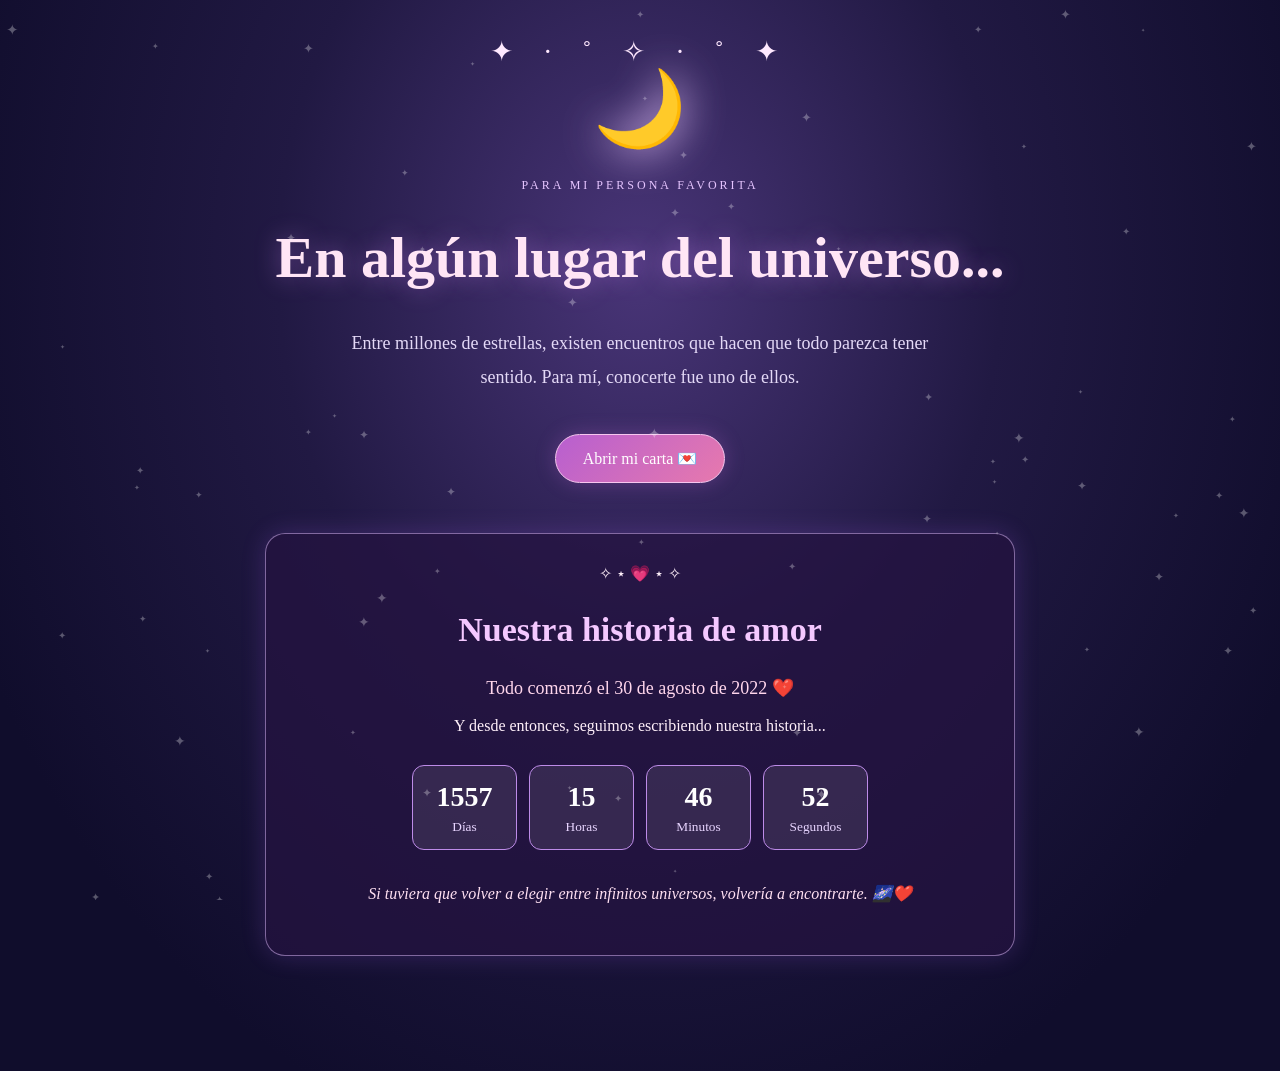
<file: index.html>
<!DOCTYPE html>
<html lang="es">
<head>
    <meta charset="UTF-8">
    <meta name="viewport" content="width=device-width, initial-scale=1.0">

    <title>Mi pequeño universo ❤️</title>

    <link rel="stylesheet" href="css/estilos.css">
</head>

<body>

    <!-- CIELO Y PORTADA -->
    <main class="portada">

<!-- CIELO ANIMADO -->
<div id="cielo-estrellado"></div>

<div class="estrellas">✦ · ˚ ✧ · ˚ ✦</div>

        <div class="luna">🌙</div>

        <p class="etiqueta">PARA MI PERSONA FAVORITA</p>

        <h1>En algún lugar del universo...</h1>

        <p class="introduccion">
            Entre millones de estrellas, existen encuentros
            que hacen que todo parezca tener sentido.
            Para mí, conocerte fue uno de ellos.
        </p>

        <button onclick="abrirCarta()">
            Abrir mi carta 💌
        </button>

        <!-- CARTA ROMÁNTICA -->
        <section id="carta" class="carta">

            <div class="sello">❤️</div>

            <h2>Para mi estrella favorita</h2>

            <p class="dedicatoria">
                En un universo tan inmenso...
            </p>

            <p>
                Con una expansión que es infinita, coincidimos
                en el tiempo del mismo, para conocernos y ser uno mismo.
            </p>

            <div class="separador">✧ ⋆ ✧</div>

            <h3>Para ti, mi estrella favorita</h3>

            <p>Mi pequeña luz brillante:</p>

            <p>
                En una infinidad de posibilidades, donde las coincidencias
                son tan encantadoras como aterradoras, te pude conocer a ti,
                una persona tan maravillosa, con un brillar inigualable;
                tal como una estrella naciente en el espacio imborrable,
                que se alza con calidez en mi existir e ilumina mis cielos
                en la oscuridad más abrumadora.
            </p>

            <p>
                Que con una mirada enciendes la llama de mi corazón,
                y con la misma mirada sé lo mucho que me amas y que
                tengo todo tu amor.
            </p>

            <p>
                Un amor que nos hace danzar en el vacío del espacio
                y ser felices solos en una danza brillante; que nos hace
                recordar nuestro amor incesante, que ni en la infinita
                expansión del universo se perderá entre las lejanías
                del mismo, pues con tu bella luz sé dónde encontrarte.
            </p>

            <p>
                Y viajaré galaxias enteras hasta poder apreciarte una vez más
                y bañarme en ese brillar que solo tú me puedes dar;
                ese brillar que ilumina mi alma.
            </p>

            <p>
                Y en un beso fugaz, nos volvemos uno en la eternidad
                del vacío, donde solo tú y yo sabemos lo mucho que
                nos adoramos y lo mucho que nos amaremos hasta el final.
            </p>

            <div class="separador">☾ ✦ ☽</div>

            <p class="firma">
                Para mi estrella favorita,<br>
                con amor, hasta el final. ❤️
            </p>

            <button class="boton-cerrar" onclick="cerrarCarta()">
                Guardar mi carta 💗
            </button>

        </section>
<!-- NUESTRA HISTORIA -->
<section class="nuestra-historia">

    <div class="separador">✧ ⋆ 💗 ⋆ ✧</div>

    <h2>Nuestra historia de amor</h2>

    <p class="fecha-especial">
        Todo comenzó el 30 de agosto de 2022 ❤️
    </p>

    <p>Y desde entonces, seguimos escribiendo nuestra historia...</p>

    <div class="contador-amor">
        <div class="unidad-tiempo">
            <span id="dias">0</span>
            <small>Días</small>
        </div>

        <div class="unidad-tiempo">
            <span id="horas">0</span>
            <small>Horas</small>
        </div>

        <div class="unidad-tiempo">
            <span id="minutos">0</span>
            <small>Minutos</small>
        </div>

        <div class="unidad-tiempo">
            <span id="segundos">0</span>
            <small>Segundos</small>
        </div>
    </div>

    <p class="mensaje-historia">
        Si tuviera que volver a elegir entre infinitos universos,
        volvería a encontrarte. 🌌❤️
    </p>

</section>
    </main>

    <!-- CONECTAR JAVASCRIPT -->
    <script src="js/script.js"></script>

</body>
</html>
</file>
<file: css/estilos.css>
/* CONFIGURACIÓN GENERAL */

* {
    box-sizing: border-box;
}

html {
    scroll-behavior: smooth;
}

body {
    margin: 0;
    font-family: Georgia, "Times New Roman", serif;
    color: #fff0fa;
    background: #100d2c;
}

/* PORTADA FANTÁSTICA */

.portada {
    position: relative;
    min-height: 100vh;
    overflow: hidden;
    display: flex;
    flex-direction: column;
    align-items: center;
    justify-content: center;
    text-align: center;
    padding: 65px 22px;
    background:
        radial-gradient(ellipse at 50% 25%,
        #493578 0%, #211943 40%, #100d2c 80%);
}

/* ESTRELLAS DECORATIVAS */

.estrellas {
    position: absolute;
    top: 35px;
    left: 0;
    width: 100%;
    color: #ffe9ff;
    font-size: 28px;
    letter-spacing: 12px;
    animation: brillar 3s infinite alternate;
}

/* LUNA */

.luna {
    font-size: 75px;
    margin-bottom: 10px;
    filter: drop-shadow(0 0 22px #e8c6ff);
    animation: flotar 4s ease-in-out infinite;
}

.etiqueta {
    color: #e6c5ff;
    font-size: 12px;
    letter-spacing: 3px;
    margin: 15px 0;
}

h1 {
    max-width: 850px;
    font-size: clamp(32px, 6vw, 58px);
    line-height: 1.2;
    color: #ffe5f5;
    text-shadow: 0 0 25px #d78cff66;
    margin: 15px 0;
}

.introduccion {
    max-width: 600px;
    line-height: 1.9;
    font-size: 18px;
    color: #e4d9f7;
}

/* BOTONES */

button {
    border: 1px solid #f7c6ef;
    border-radius: 30px;
    padding: 14px 27px;
    margin-top: 22px;
    background: linear-gradient(135deg, #b75fd0, #e779ad);
    color: white;
    font-size: 16px;
    font-family: inherit;
    cursor: pointer;
    box-shadow: 0 0 20px #c76dd944;
    transition: transform 0.3s, box-shadow 0.3s;
}

button:hover {
    transform: scale(1.06);
    box-shadow: 0 0 30px #e79bea88;
}

/* CARTA */

.carta {
    display: none;
    width: 100%;
    max-width: 650px;
    margin-top: 35px;
    padding: 35px;
    border: 1px solid #d9b2ed;
    border-radius: 20px;
    background: linear-gradient(145deg, #fff0f6, #f0dcff);
    color: #493052;
    text-align: left;
    box-shadow: 0 0 45px #d99bff33;
    animation: aparecer 0.7s ease;
}

.carta.abierta {
    display: block;
}

.carta h2 {
    text-align: center;
    color: #883f88;
    line-height: 1.4;
}

.carta p {
    font-size: 16px;
    line-height: 1.9;
}

.sello {
    text-align: center;
    font-size: 36px;
}

.firma {
    margin-top: 28px;
    text-align: right;
    font-style: italic;
    color: #883f88;
}

.boton-cerrar {
    display: block;
    margin: 25px auto 0;
}

/* FRASE Y ENLACE */

.frase-final {
    margin-top: 45px;
    color: #e5c9ff;
    font-style: italic;
    line-height: 1.8;
}

.enlace-recuerdos {
    margin-top: 22px;
    color: #ffd5f0;
    text-decoration: none;
}

.enlace-recuerdos:hover {
    text-decoration: underline;
}

/* SECCIÓN DE RECUERDOS */

.recuerdos {
    padding: 80px 25px;
    text-align: center;
    background: #191333;
}

.recuerdos h2 {
    color: #f7d7ff;
    font-size: clamp(27px, 5vw, 42px);
}

.recuerdos p:not(.etiqueta) {
    max-width: 580px;
    margin: 20px auto;
    line-height: 1.9;
    color: #ddd2f4;
}

.simbolos {
    display: flex;
    justify-content: center;
    gap: 35px;
    margin-top: 35px;
    font-size: 38px;
}

footer {
    padding: 25px;
    text-align: center;
    background: #0b0920;
    color: #cbb6e9;
}

/* ANIMACIONES */

@keyframes brillar {
    from {
        opacity: 0.45;
    }

    to {
        opacity: 1;
    }
}

@keyframes flotar {
    0%, 100% {
        transform: translateY(0);
    }

    50% {
        transform: translateY(-10px);
    }
}

@keyframes aparecer {
    from {
        opacity: 0;
        transform: translateY(20px);
    }

    to {
        opacity: 1;
        transform: translateY(0);
    }
}

/* DISEÑO PARA CELULARES */

@media (max-width: 600px) {
    .portada {
        padding: 60px 20px;
    }

    .introduccion {
        font-size: 16px;
    }

    .carta {
        padding: 23px;
    }

    .carta p {
        font-size: 15px;
    }

    .etiqueta {
        letter-spacing: 2px;
        line-height: 1.8;
    }
}

/* PERSONALIZACIÓN DE TU CARTA */

.carta h2 {
    font-size: clamp(25px, 5vw, 34px);
    text-align: center;
    color: #883f88;
    margin-bottom: 18px;
}

.carta h3 {
    text-align: center;
    font-size: 22px;
    color: #883f88;
    margin-top: 25px;
}

.carta .dedicatoria {
    text-align: center;
    font-size: 20px;
    font-style: italic;
    color: #a34b91;
}

.carta p {
    text-align: justify;
    line-height: 2;
    margin: 20px 0;
}

.carta .separador {
    text-align: center;
    margin: 28px 0;
    color: #a34b91;
    font-size: 23px;
    letter-spacing: 8px;
}

.carta .firma {
    text-align: right;
    font-style: italic;
    color: #883f88;
    margin-top: 35px;
}
/* CIELO ESTRELLADO */

#cielo-estrellado {
    position: fixed;
    inset: 0;
    overflow: hidden;
    pointer-events: none;
    z-index: 0;
}

/* CADA ESTRELLA */

.estrella-magica {
    position: absolute;
    color: #ffffff;
    opacity: 0.3;
    animation: brillar 3s ease-in-out infinite alternate;
}

/* BRILLO DE LAS ESTRELLAS */

@keyframes brillar {
    from {
        opacity: 0.2;
        transform: scale(0.7);
    }

    to {
        opacity: 1;
        transform: scale(1.3);
        text-shadow: 0 0 10px #d9b7ff,
                     0 0 20px #a66cff;
    }
}

/* MANTENER EL CONTENIDO POR ENCIMA DEL CIELO */

.portada {
    position: relative;
    z-index: 1;
}
/* CORAZONES FLOTANTES */

.corazon-flotante {
    position: fixed;
    z-index: 9999;
    pointer-events: none;
    user-select: none;

    font-size: 24px;

    animation: flotarCorazon 2s ease-out forwards;
}

/* MOVIMIENTO DEL CORAZÓN */

@keyframes flotarCorazon {
    0% {
        opacity: 1;
        transform: translateY(0) scale(0.5) rotate(0deg);
    }

    50% {
        opacity: 1;
        transform: translateY(-70px) scale(1.2) rotate(15deg);
    }

    100% {
        opacity: 0;
        transform: translateY(-150px) scale(0.8) rotate(-15deg);
    }
}
/* NUESTRA HISTORIA */

.nuestra-historia {
    width: 90%;
    max-width: 750px;
    margin: 50px auto;
    padding: 30px 20px;
    box-sizing: border-box;
    text-align: center;

    background: rgba(36, 19, 64, 0.75);
    border: 1px solid rgba(226, 190, 255, 0.5);
    border-radius: 20px;

    box-shadow: 0 0 25px rgba(174, 103, 255, 0.2);
}

.nuestra-historia h2 {
    color: #f4c8ff;
    font-size: clamp(24px, 5vw, 34px);
}

.fecha-especial {
    color: #ffd6ec;
    font-size: 18px;
}

.contador-amor {
    display: flex;
    justify-content: center;
    flex-wrap: wrap;
    gap: 12px;
    margin: 30px 0;
}

.unidad-tiempo {
    display: flex;
    flex-direction: column;
    justify-content: center;
    gap: 6px;

    width: 105px;
    min-height: 85px;
    padding: 10px 5px;
    box-sizing: border-box;

    background: rgba(255, 255, 255, 0.09);
    border: 1px solid #bd8be8;
    border-radius: 12px;
}

.unidad-tiempo span {
    color: #ffffff;
    font-size: 28px;
    font-weight: bold;
}

.unidad-tiempo small {
    color: #e8d5ff;
}

.mensaje-historia {
    color: #ffe0f2;
    line-height: 1.8;
    font-style: italic;
}
</file>
